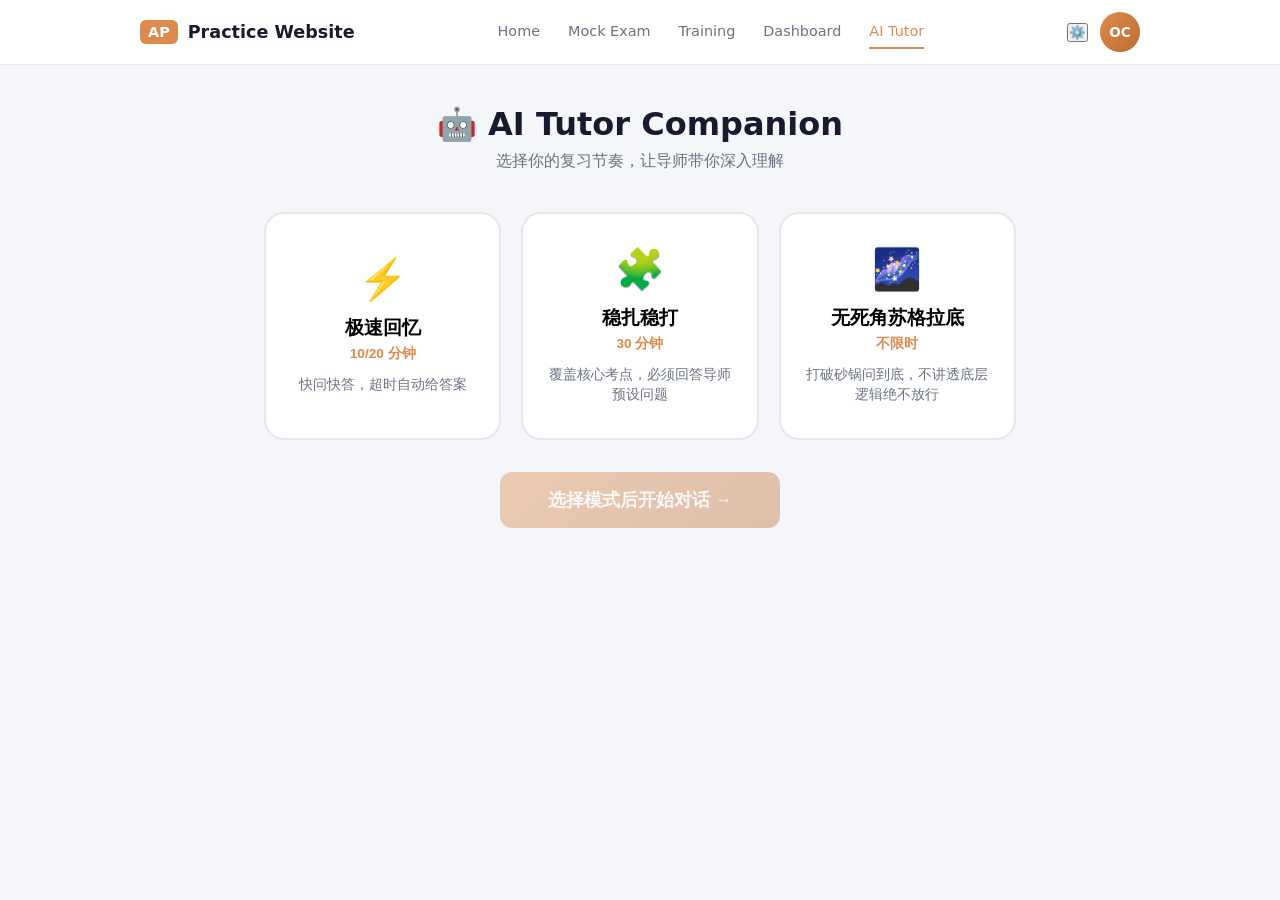
<file: ai-tutor/index.html>
<!DOCTYPE html>
<html lang="en">
<head>
  <meta charset="UTF-8">
  <meta name="viewport" content="width=device-width, initial-scale=1.0">
  <title>AI Tutor — AP Practice Website</title>
  <link rel="stylesheet" href="../components/global-nav.css">
  <link rel="stylesheet" href="css/ai-tutor.css">
  <link rel="stylesheet" href="../components/settings-modal.css">
</head>
<body>

<!-- Top Nav -->
<header class="topnav">
  <div class="topnav-inner">
    <a href="../exam/index.html" class="brand">
      <span class="brand-mark">AP</span>
      <span class="brand-title">Practice Website</span>
    </a>
    <nav class="nav-links">
      <a href="../exam/index.html">Home</a>
      <a href="../exam/index.html">Mock Exam</a>
      <a href="../training/index.html">Training</a>
      <a href="../dashboard/v2/index.html">Dashboard</a>
      <a class="active" href="#">AI Tutor</a>
    </nav>
    <div style="display:flex; gap:12px; align-items:center;">
      <button class="settings-trigger" onclick="openSettings()" title="模型配置">⚙️</button>
      <div class="user-avatar"><span class="avatar-text">OC</span></div>
    </div>
  </div>
</header>

<!-- Tutor Page -->
<main class="tutor-page">
  
  <!-- Mode Selection Panel -->
  <section class="mode-panel" id="mode-panel">
    <div class="mode-header">
      <h1>🤖 AI Tutor Companion</h1>
      <p class="mode-subtitle">选择你的复习节奏，让导师带你深入理解</p>
    </div>

    <div class="mode-grid">
      <button class="mode-card" data-mode="speed">
        <div class="mode-icon">⚡</div>
        <div class="mode-label">极速回忆</div>
        <div class="mode-time">10/20 分钟</div>
        <div class="mode-desc">快问快答，超时自动给答案</div>
      </button>
      <button class="mode-card" data-mode="steady">
        <div class="mode-icon">🧩</div>
        <div class="mode-label">稳扎稳打</div>
        <div class="mode-time">30 分钟</div>
        <div class="mode-desc">覆盖核心考点，必须回答导师预设问题</div>
      </button>
      <button class="mode-card" data-mode="socratic">
        <div class="mode-icon">🌌</div>
        <div class="mode-label">无死角苏格拉底</div>
        <div class="mode-time">不限时</div>
        <div class="mode-desc">打破砂锅问到底，不讲透底层逻辑绝不放行</div>
      </button>
    </div>

    <div class="mode-footer">
      <button class="start-tutor-btn" id="start-tutor-btn" disabled>选择模式后开始对话 →</button>
    </div>
  </section>

  <!-- Chat Interface -->
  <section class="chat-interface" id="chat-interface" style="display:none;">
    
    <div class="tutor-header">
      <div class="tutor-avatar">
        <div class="tutor-face">👩‍🏫</div>
        <div class="tutor-emotion" id="tutor-emotion">😐 中立</div>
      </div>
      <div class="tutor-info">
        <div class="tutor-name" id="tutor-name">明日香</div>
        <div class="tutor-role">你的 AP 微积分导师</div>
      </div>
      <div class="deep-logic-score">
        <div class="score-label">理解深度分</div>
        <div class="score-value" id="deep-logic-score">0</div>
        <div class="score-bar"><div class="score-fill" id="score-fill" style="width:0%"></div></div>
      </div>
      <button class="settings-trigger" onclick="openSettings()" title="模型配置">⚙️</button>
    </div>

    <div class="chat-history" id="chat-history"></div>

    <div class="input-panel">
      <button class="input-btn" id="voice-btn" title="语音输入">🎤</button>
      <input type="text" class="chat-input" id="chat-input" placeholder="输入你的回答...">
      <button class="input-btn" id="image-btn" title="传图解答">🖼️</button>
      <button class="send-btn" id="send-btn">发送 →</button>
    </div>
  </section>
</main>

<!-- Settings Modal -->
<div class="settings-overlay" id="settings-overlay" style="display:none;">
  <div class="settings-modal">
    <div class="settings-header">
      <h2>⚙️ 模型配置</h2>
      <button class="settings-close" id="settings-close">✕</button>
    </div>
    <div class="settings-body">
      <div class="settings-group">
        <label>Base URL <span class="hint">（支持中转站代理）</span></label>
        <input type="text" id="config-base-url" placeholder="https://api.openai.com/v1" spellcheck="false">
      </div>
      <div class="settings-group">
        <label>API Key <span class="hint">（密码隐藏）</span></label>
        <div class="key-input-wrapper">
          <input type="password" id="config-api-key" placeholder="sk-... 或 AIzaSy..." spellcheck="false">
          <button class="key-toggle" id="key-toggle">👁</button>
        </div>
      </div>
      <div class="settings-group">
        <label>Model ID</label>
        <input type="text" id="config-model-id" placeholder="gpt-4o / claude-3-5-sonnet / gemini-pro">
        <div class="hint">常用：gpt-4o, claude-3-5-sonnet-20240620, gemini-pro, deepseek-chat</div>
      </div>
      <div class="settings-group">
        <label>System Prompt <span class="hint">（AI 导师人格）</span></label>
        <textarea id="config-system-prompt" rows="6"></textarea>
      </div>
      <div class="settings-group">
        <label>快捷预设</label>
        <div class="preset-buttons">
          <button class="preset-btn" data-preset="gemini">🟢 Gemini</button>
          <button class="preset-btn" data-preset="openai">🔵 OpenAI</button>
          <button class="preset-btn" data-preset="claude">🟠 Claude</button>
          <button class="preset-btn" data-preset="deepseek">🟣 DeepSeek</button>
        </div>
      </div>
    </div>
    <div class="settings-footer">
      <button class="settings-btn secondary" id="settings-reset">恢复默认</button>
      <button class="settings-btn primary" id="settings-save">💾 保存配置</button>
    </div>
    <div class="settings-status" id="settings-status"></div>
  </div>
</div>

<!-- Scripts -->
<script src="../js/api-config.js"></script>
<script src="../components/settings-modal.js"></script>
<script src="js/llm-bridge.js"></script>
<script src="js/ai-tutor.js"></script>
<script src="../components/global-nav.js"></script>
</body>
</html>
</file>
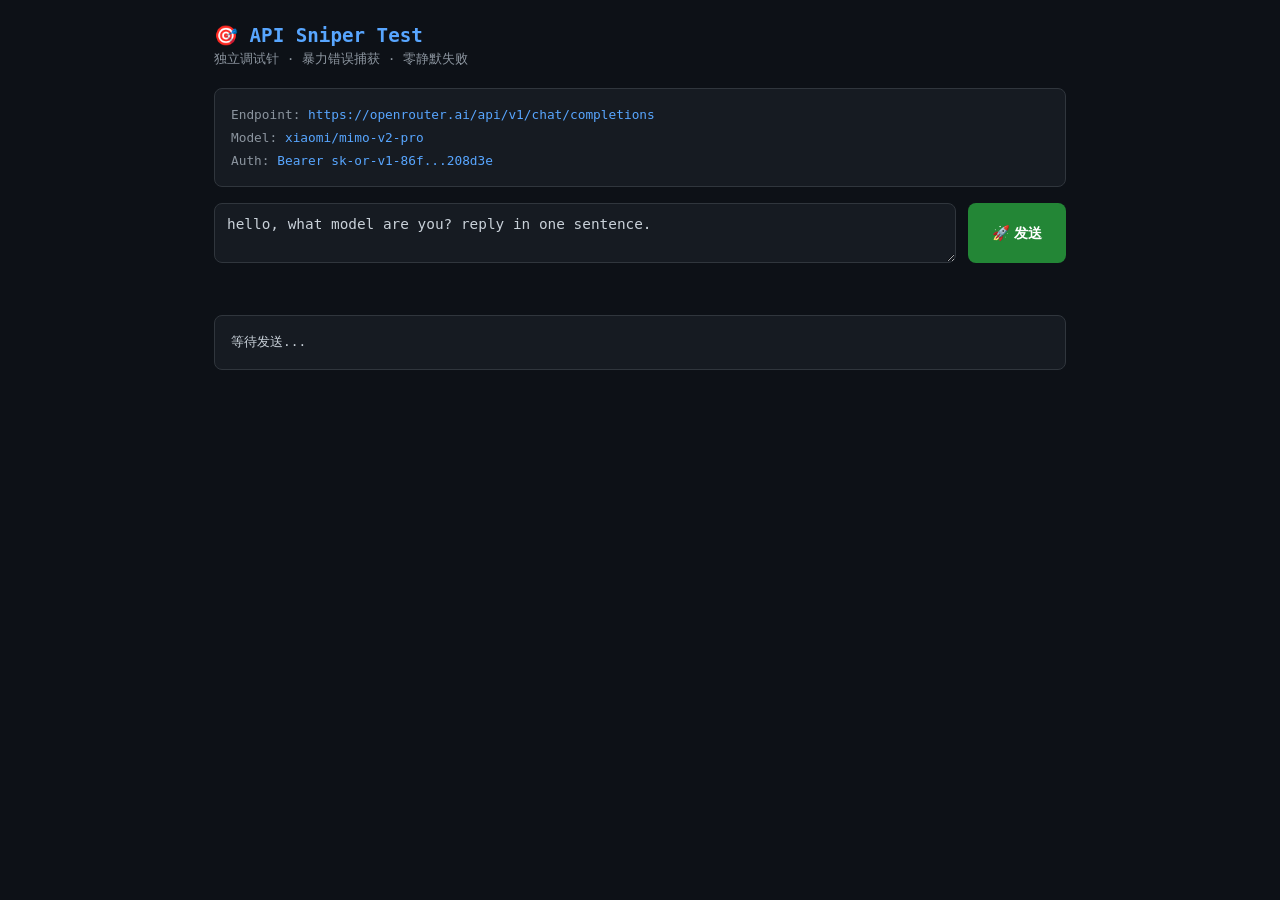
<file: api-test.html>
<!DOCTYPE html>
<html lang="zh-CN">
<head>
  <meta charset="UTF-8">
  <meta name="viewport" content="width=device-width, initial-scale=1.0">
  <title>API Sniper Test</title>
  <style>
    *{box-sizing:border-box;margin:0;padding:0}
    body{font-family:'SF Mono',Consolas,'PingFang SC',monospace;background:#0d1117;color:#c9d1d9;padding:24px;max-width:900px;margin:0 auto}
    h1{font-size:1.2rem;color:#58a6ff;margin-bottom:4px}
    .sub{font-size:0.8rem;color:#8b949e;margin-bottom:20px}
    .row{display:flex;gap:12px;margin-bottom:16px}
    textarea{flex:1;background:#161b22;border:1px solid #30363d;border-radius:8px;color:#c9d1d9;padding:12px;font-family:inherit;font-size:0.9rem;resize:vertical;min-height:60px;outline:none}
    textarea:focus{border-color:#58a6ff}
    button{background:#238636;color:#fff;border:none;border-radius:8px;padding:12px 24px;font-weight:700;font-size:0.9rem;cursor:pointer;transition:0.2s;white-space:nowrap}
    button:hover{background:#2ea043}
    button:disabled{opacity:0.5;cursor:wait}
    .config{background:#161b22;border:1px solid #30363d;border-radius:8px;padding:14px 16px;margin-bottom:16px;font-size:0.8rem;line-height:1.8}
    .config span{color:#58a6ff}
    .config .label{color:#8b949e}
    pre{background:#161b22;border:1px solid #30363d;border-radius:8px;padding:16px;font-size:0.8rem;line-height:1.6;overflow-x:auto;max-height:60vh;overflow-y:auto;white-space:pre-wrap;word-break:break-all}
    .tag{display:inline-block;padding:2px 8px;border-radius:4px;font-size:0.7rem;font-weight:700;margin-left:8px}
    .tag-ok{background:#238636;color:#fff}
    .tag-err{background:#da3633;color:#fff}
    .tag-cors{background:#d29922;color:#000}
    .timestamp{color:#484f58;font-size:0.7rem}
    #status{margin-bottom:12px;font-size:0.85rem;min-height:24px}
  </style>
</head>
<body>

<h1>🎯 API Sniper Test</h1>
<div class="sub">独立调试针 · 暴力错误捕获 · 零静默失败</div>

<!-- 当前配置 -->
<div class="config" id="configDisplay"></div>

<!-- 输入 -->
<div class="row">
  <textarea id="prompt" placeholder="输入测试问题，例如：hello, what model are you?">hello, what model are you? reply in one sentence.</textarea>
  <button id="btnSend" onclick="fire()">🚀 发送</button>
</div>

<!-- 状态 -->
<div id="status"></div>

<!-- 日志 -->
<pre id="log">等待发送...</pre>

<script>
// ============================================================
// 硬编码测试参数
// ============================================================
const CONFIG = {
  baseUrl: 'https://openrouter.ai/api/v1',
  apiKey:  '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',
  model:   'xiaomi/mimo-v2-pro'
};

const ENDPOINT = CONFIG.baseUrl + '/chat/completions';

// 显示配置
document.getElementById('configDisplay').innerHTML = `
  <span class="label">Endpoint:</span> <span>${ENDPOINT}</span><br>
  <span class="label">Model:</span>    <span>${CONFIG.model}</span><br>
  <span class="label">Auth:</span>     <span>Bearer ${CONFIG.apiKey.slice(0,12)}...${CONFIG.apiKey.slice(-6)}</span>
`;

// ============================================================
// 核心：暴力级错误捕获
// ============================================================
async function fire() {
  const btn   = document.getElementById('btnSend');
  const log   = document.getElementById('log');
  const stat  = document.getElementById('status');
  const prompt = document.getElementById('prompt').value.trim();

  if (!prompt) return;

  btn.disabled = true;
  btn.textContent = '⏳ 请求中...';
  log.textContent = '';
  stat.innerHTML = '⏳ 发送请求...';

  const payload = {
    model: CONFIG.model,
    messages: [
      { role: 'user', content: prompt }
    ],
    max_tokens: 256,
    temperature: 0.7
  };

  const fetchOpts = {
    method: 'POST',
    headers: {
      'Content-Type': 'application/json',
      'Authorization': `Bearer ${CONFIG.apiKey}`,
      // OpenRouter 推荐的额外 headers
      'HTTP-Referer': location.origin,
      'X-Title': 'AP-Sniper-Test'
    },
    body: JSON.stringify(payload)
  };

  // 打印请求详情
  const lines = [];
  lines.push(`[${ts()}] ▶ REQUEST`);
  lines.push(`  URL:    ${ENDPOINT}`);
  lines.push(`  Method: POST`);
  lines.push(`  Headers:`);
  lines.push(`    Content-Type:  application/json`);
  lines.push(`    Authorization: Bearer ${CONFIG.apiKey.slice(0,12)}...${CONFIG.apiKey.slice(-6)}`);
  lines.push(`    HTTP-Referer:  ${location.origin}`);
  lines.push(`    X-Title:       AP-Sniper-Test`);
  lines.push(`  Body:`);
  lines.push(JSON.stringify(payload, null, 2));
  lines.push('');
  log.textContent = lines.join('\n');

  try {
    const t0 = performance.now();
    const res = await fetch(ENDPOINT, fetchOpts);
    const elapsed = Math.round(performance.now() - t0);

    // ─── 打印响应头 ───
    lines.push(`[${ts()}] ◀ RESPONSE  (${elapsed}ms)`);
    lines.push(`  Status: ${res.status} ${res.statusText}`);
    lines.push(`  Headers:`);
    res.headers.forEach((v, k) => {
      lines.push(`    ${k}: ${v}`);
    });
    lines.push('');

    // ─── 读取 body ───
    const rawText = await res.text();
    lines.push(`  Raw Body (${rawText.length} chars):`);
    lines.push(`  ${rawText}`);
    lines.push('');

    // ─── 尝试 JSON 解析 ───
    let json = null;
    try {
      json = JSON.parse(rawText);
      lines.push(`  Parsed JSON:`);
      lines.push(JSON.stringify(json, null, 2));
    } catch (pe) {
      lines.push(`  ⚠ JSON parse failed: ${pe.message}`);
    }
    lines.push('');

    // ─── 判定结果 ───
    if (!res.ok) {
      // HTTP 错误
      const errMsg = json?.error?.message || json?.message || rawText.slice(0, 200);
      lines.push(`❌ HTTP ERROR ${res.status}: ${errMsg}`);
      stat.innerHTML = `<span class="tag tag-err">${res.status} ERROR</span> ${escapeHtml(errMsg)}`;
    } else if (json?.choices?.[0]?.message?.content) {
      // 成功
      const content = json.choices[0].message.content;
      lines.push(`✅ SUCCESS — AI reply:`);
      lines.push(content);
      stat.innerHTML = `<span class="tag tag-ok">200 OK</span> 模型回复已输出`;
    } else if (json?.error) {
      // API 业务错误
      const errMsg = json.error.message || JSON.stringify(json.error);
      lines.push(`❌ API ERROR: ${errMsg}`);
      stat.innerHTML = `<span class="tag tag-err">API ERROR</span> ${escapeHtml(errMsg)}`;
    } else {
      // 格式异常
      lines.push(`⚠ UNEXPECTED FORMAT — 无 choices.content`);
      stat.innerHTML = `<span class="tag tag-err">FORMAT</span> 响应格式异常`;
    }

  } catch (err) {
    // ─── 网络层错误（CORS / DNS / 超时等）───
    lines.push('');
    lines.push(`[${ts()}] 💥 NETWORK ERROR`);
    lines.push(`  Type:    ${err.name}`);
    lines.push(`  Message: ${err.message}`);

    if (err.message.includes('Failed to fetch') || err.message.includes('NetworkError')) {
      lines.push('');
      lines.push(`  🔍 诊断: 很可能是 CORS 跨域错误。`);
      lines.push(`  原因: 浏览器从 file:// 或本地域直接请求 openrouter.ai，`);
      lines.push(`        服务端未返回 Access-Control-Allow-Origin 头。`);
      lines.push('');
      lines.push(`  💡 解决方案:`);
      lines.push(`    1. 用本地服务器打开 (npx serve / python -m http.server)`);
      lines.push(`    2. 或者在 GitHub Pages 上测试（已部署的线上地址）`);
      lines.push(`    3. 或者用后端代理转发请求`);
      stat.innerHTML = `<span class="tag tag-cors">NETWORK</span> ${escapeHtml(err.message)}`;
    } else {
      stat.innerHTML = `<span class="tag tag-err">ERROR</span> ${escapeHtml(err.message)}`;
    }

    // 打印完整 stack
    if (err.stack) {
      lines.push('');
      lines.push(`  Stack:`);
      lines.push(err.stack);
    }
  }

  lines.push('');
  lines.push(`${'─'.repeat(60)}`);
  log.textContent = lines.join('\n');

  btn.disabled = false;
  btn.textContent = '🚀 发送';
}

// ============================================================
// Helpers
// ============================================================
function ts() {
  const d = new Date();
  return d.toTimeString().slice(0,8) + '.' + String(d.getMilliseconds()).padStart(3,'0');
}

function escapeHtml(s) {
  const d = document.createElement('div');
  d.textContent = s;
  return d.innerHTML;
}

// 快捷键 Ctrl+Enter
document.getElementById('prompt').addEventListener('keydown', (e) => {
  if (e.key === 'Enter' && (e.ctrlKey || e.metaKey)) fire();
});
</script>

</body>
</html>
</file>
<file: components/global-nav.css>
/* Global Navigation - CSS */

:root {
  --gn-bg: #ffffff;
  --gn-border: #e5e7eb;
  --gn-ink: #1a1a2e;
  --gn-muted: #6b7280;
  --gn-accent: #de8a4c;
  --gn-blue: #3b82f6;
  --gn-font: "Segoe UI", "PingFang SC", "Microsoft YaHei", system-ui, sans-serif;
}

.global-nav {
  background: var(--gn-bg);
  border-bottom: 1px solid var(--gn-border);
  position: sticky;
  top: 0;
  z-index: 1000;
  padding: 0 24px;
}

.global-nav-inner {
  max-width: 1400px;
  margin: 0 auto;
  display: flex;
  align-items: center;
  justify-content: space-between;
  height: 64px;
}

.gn-brand {
  display: flex;
  align-items: center;
  gap: 10px;
  text-decoration: none;
  color: var(--gn-ink);
}

.gn-brand-mark {
  background: var(--gn-accent);
  color: #fff;
  font-weight: 800;
  font-size: 0.9rem;
  padding: 4px 8px;
  border-radius: 6px;
}

.gn-brand-title {
  font-weight: 700;
  font-size: 1.1rem;
}

.gn-brand-sub {
  font-size: 0.75rem;
  color: var(--gn-muted);
  display: none;
}

@media (min-width: 900px) {
  .gn-brand-sub { display: block; }
}

.gn-links {
  display: flex;
  gap: 24px;
}

.gn-link {
  text-decoration: none;
  color: var(--gn-muted);
  font-weight: 500;
  font-size: 0.9rem;
  padding: 8px 0;
  border-bottom: 2px solid transparent;
  transition: 0.2s;
  display: flex;
  align-items: center;
  gap: 6px;
}

.gn-link:hover { color: var(--gn-ink); }
.gn-link.active { color: var(--gn-accent); border-bottom-color: var(--gn-accent); }
.gn-link-icon { font-size: 1rem; }

.gn-right {
  display: flex;
  align-items: center;
  gap: 12px;
}

.gn-settings-btn {
  padding: 8px 12px;
  border: 1px solid var(--gn-border);
  border-radius: 8px;
  background: #fff;
  font-size: 1.1rem;
  cursor: pointer;
  transition: 0.2s;
}

.gn-settings-btn:hover { background: #f3f4f6; transform: rotate(30deg); }

.gn-avatar {
  width: 40px;
  height: 40px;
  border-radius: 50%;
  background: linear-gradient(135deg, var(--gn-accent), #bf6d34);
  display: flex;
  align-items: center;
  justify-content: center;
  color: #fff;
  font-weight: 700;
  font-size: 0.85rem;
}

/* Mobile hamburger */
.gn-hamburger {
  display: none;
  background: none;
  border: none;
  font-size: 1.5rem;
  cursor: pointer;
  padding: 8px;
}

@media (max-width: 768px) {
  .gn-links { display: none; }
  .gn-hamburger { display: block; }
  
  .gn-links.open {
    display: flex;
    flex-direction: column;
    position: absolute;
    top: 64px;
    left: 0;
    right: 0;
    background: #fff;
    border-bottom: 1px solid var(--gn-border);
    padding: 16px 24px;
    gap: 16px;
    box-shadow: 0 8px 20px rgba(0,0,0,0.1);
  }
}
</file>
<file: ai-tutor/css/ai-tutor.css>
/* AI Tutor - CSS */

:root {
  --bg: #f5f6fa;
  --panel: #ffffff;
  --ink: #1a1a2e;
  --muted: #6b7280;
  --line: #e5e7eb;
  --accent: #de8a4c;
  --accent-strong: #bf6d34;
  --blue: #3b82f6;
  --green: #22c55e;
  --red: #ef4444;
  --yellow: #f59e0b;
  --purple: #8b5cf6;
  --font: "Segoe UI", "PingFang SC", "Microsoft YaHei", system-ui, sans-serif;
}

* { box-sizing: border-box; margin: 0; padding: 0; }

body {
  font-family: var(--font);
  background: var(--bg);
  color: var(--ink);
  min-height: 100vh;
}

/* ========== Top Nav ========== */
.topnav {
  background: var(--panel);
  border-bottom: 1px solid var(--line);
  padding: 0 24px;
  position: sticky;
  top: 0;
  z-index: 100;
}

.topnav-inner {
  max-width: 1000px;
  margin: 0 auto;
  display: flex;
  align-items: center;
  justify-content: space-between;
  height: 64px;
}

.brand {
  display: flex;
  align-items: center;
  gap: 10px;
  text-decoration: none;
  color: var(--ink);
}

.brand-mark {
  background: var(--accent);
  color: #fff;
  font-weight: 800;
  font-size: 0.9rem;
  padding: 4px 8px;
  border-radius: 6px;
}

.brand-title { font-weight: 700; font-size: 1.1rem; }

.nav-links { display: flex; gap: 28px; }

.nav-links a {
  text-decoration: none;
  color: var(--muted);
  font-weight: 500;
  font-size: 0.9rem;
  padding: 8px 0;
  border-bottom: 2px solid transparent;
  transition: all 0.2s;
}

.nav-links a:hover { color: var(--ink); }
.nav-links a.active { color: var(--accent); border-bottom-color: var(--accent); }

.user-avatar {
  width: 40px; height: 40px; border-radius: 50%;
  background: linear-gradient(135deg, var(--accent), var(--accent-strong));
  display: flex; align-items: center; justify-content: center;
}

.avatar-text { color: #fff; font-weight: 700; font-size: 0.85rem; }

/* ========== Tutor Page ========== */
.tutor-page {
  max-width: 800px;
  margin: 0 auto;
  padding: 40px 24px;
}

/* ========== Mode Selection ========== */
.mode-header {
  text-align: center;
  margin-bottom: 40px;
}

.mode-header h1 { font-size: 2rem; margin-bottom: 8px; }
.mode-subtitle { color: var(--muted); font-size: 1rem; }

.mode-grid {
  display: grid;
  grid-template-columns: repeat(3, 1fr);
  gap: 20px;
  margin-bottom: 32px;
}

.mode-card {
  padding: 32px 20px;
  border: 2px solid var(--line);
  border-radius: 20px;
  background: var(--panel);
  cursor: pointer;
  transition: all 0.3s;
  text-align: center;
}

.mode-card:hover {
  border-color: var(--blue);
  transform: translateY(-4px);
  box-shadow: 0 12px 30px rgba(0,0,0,0.08);
}

.mode-card.selected {
  border-color: var(--accent);
  background: #fff7ed;
  box-shadow: 0 0 0 4px rgba(222, 138, 76, 0.15);
}

.mode-icon { font-size: 2.5rem; margin-bottom: 12px; }
.mode-label { font-weight: 800; font-size: 1.2rem; margin-bottom: 4px; }
.mode-time { font-size: 0.85rem; color: var(--accent); font-weight: 600; margin-bottom: 12px; }
.mode-desc { font-size: 0.85rem; color: var(--muted); line-height: 1.5; }

.mode-footer { text-align: center; }

.start-tutor-btn {
  padding: 16px 48px;
  background: linear-gradient(135deg, var(--accent), var(--accent-strong));
  color: #fff;
  border: none;
  border-radius: 12px;
  font-size: 1.1rem;
  font-weight: 700;
  cursor: pointer;
  transition: all 0.2s;
}

.start-tutor-btn:hover { transform: translateY(-1px); box-shadow: 0 8px 20px rgba(222,138,76,0.3); }
.start-tutor-btn:disabled { opacity: 0.4; cursor: not-allowed; transform: none; }

/* ========== Chat Interface ========== */
.chat-interface {
  background: var(--panel);
  border-radius: 20px;
  box-shadow: 0 4px 20px rgba(0,0,0,0.04);
  overflow: hidden;
  display: flex;
  flex-direction: column;
  height: calc(100vh - 180px);
}

/* ========== Tutor Header ========== */
.tutor-header {
  display: flex;
  align-items: center;
  gap: 16px;
  padding: 16px 20px;
  border-bottom: 1px solid var(--line);
  background: #fafafa;
}

.tutor-avatar {
  position: relative;
  flex-shrink: 0;
}

.tutor-face {
  width: 56px;
  height: 56px;
  border-radius: 50%;
  background: linear-gradient(135deg, #fce7f3, #fbcfe8);
  display: flex;
  align-items: center;
  justify-content: center;
  font-size: 1.8rem;
  border: 3px solid #f9a8d4;
}

.tutor-emotion {
  position: absolute;
  bottom: -8px;
  left: 50%;
  transform: translateX(-50%);
  background: var(--panel);
  border: 1px solid var(--line);
  padding: 2px 8px;
  border-radius: 10px;
  font-size: 0.7rem;
  white-space: nowrap;
  transition: all 0.3s;
}

.tutor-info { flex: 1; }

.tutor-name {
  font-weight: 700;
  font-size: 1.1rem;
}

.tutor-role {
  font-size: 0.8rem;
  color: var(--muted);
}

.deep-logic-score {
  text-align: right;
  min-width: 100px;
}

.score-label {
  font-size: 0.7rem;
  color: var(--muted);
  margin-bottom: 2px;
}

.score-value {
  font-weight: 800;
  font-size: 1.5rem;
  color: var(--accent);
}

.score-bar {
  height: 4px;
  background: #f3f4f6;
  border-radius: 2px;
  overflow: hidden;
  margin-top: 4px;
}

.score-fill {
  height: 100%;
  background: linear-gradient(90deg, var(--accent), var(--yellow));
  border-radius: 2px;
  transition: width 0.5s ease;
}

.mode-switch-btn {
  padding: 8px 12px;
  border: 1px solid var(--line);
  border-radius: 8px;
  background: var(--panel);
  font-size: 0.8rem;
  cursor: pointer;
  transition: all 0.2s;
}

.mode-switch-btn:hover { background: #f3f4f6; }

/* ========== Chat History ========== */
.chat-history {
  flex: 1;
  overflow-y: auto;
  padding: 24px;
  display: flex;
  flex-direction: column;
  gap: 16px;
  background: #fafafa;
}

/* Message Bubbles */
.message {
  max-width: 75%;
  display: flex;
  flex-direction: column;
}

.message.tutor {
  align-self: flex-start;
}

.message.user {
  align-self: flex-end;
}

.bubble {
  padding: 14px 18px;
  border-radius: 18px;
  font-size: 0.95rem;
  line-height: 1.6;
  animation: bubbleIn 0.3s ease;
}

@keyframes bubbleIn {
  from { opacity: 0; transform: translateY(8px) scale(0.95); }
  to { opacity: 1; transform: translateY(0) scale(1); }
}

.message.tutor .bubble {
  background: var(--panel);
  border: 1px solid var(--line);
  border-bottom-left-radius: 4px;
  color: var(--ink);
}

.message.user .bubble {
  background: linear-gradient(135deg, var(--blue), #2563eb);
  color: #fff;
  border-bottom-right-radius: 4px;
}

.message-sender {
  font-size: 0.7rem;
  color: var(--muted);
  margin-bottom: 4px;
  font-weight: 600;
}

.message.user .message-sender {
  text-align: right;
  color: rgba(255,255,255,0.7);
}

/* ========== Input Panel ========== */
.input-panel {
  display: flex;
  align-items: center;
  gap: 12px;
  padding: 16px 20px;
  border-top: 1px solid var(--line);
  background: var(--panel);
}

.chat-input {
  flex: 1;
  padding: 12px 16px;
  border: 2px solid var(--line);
  border-radius: 12px;
  font-family: var(--font);
  font-size: 0.95rem;
  outline: none;
  transition: border-color 0.2s;
}

.chat-input:focus {
  border-color: var(--blue);
}

.input-btn {
  width: 44px;
  height: 44px;
  border: 1px solid var(--line);
  border-radius: 12px;
  background: var(--panel);
  font-size: 1.2rem;
  cursor: pointer;
  transition: all 0.2s;
  display: flex;
  align-items: center;
  justify-content: center;
}

.input-btn:hover {
  background: #f3f4f6;
  border-color: var(--blue);
}

.send-btn {
  padding: 12px 20px;
  background: var(--accent);
  color: #fff;
  border: none;
  border-radius: 12px;
  font-weight: 700;
  font-size: 0.9rem;
  cursor: pointer;
  transition: all 0.2s;
}

.send-btn:hover {
  background: var(--accent-strong);
  transform: translateY(-1px);
}

/* ========== Modal ========== */
.modal-overlay {
  position: fixed;
  top: 0; left: 0; right: 0; bottom: 0;
  background: rgba(0,0,0,0.4);
  display: flex;
  align-items: center;
  justify-content: center;
  z-index: 200;
}

.modal {
  background: var(--panel);
  border-radius: 20px;
  padding: 32px;
  max-width: 400px;
  width: 90%;
  box-shadow: 0 20px 60px rgba(0,0,0,0.15);
}

.modal h2 {
  margin-bottom: 24px;
  text-align: center;
}

.mode-mini-grid {
  display: flex;
  gap: 12px;
  margin-bottom: 24px;
}

.mode-mini-card {
  flex: 1;
  padding: 16px 12px;
  border: 2px solid var(--line);
  border-radius: 12px;
  background: var(--panel);
  cursor: pointer;
  text-align: center;
  font-size: 0.85rem;
  font-weight: 600;
  transition: all 0.2s;
}

.mode-mini-card:hover {
  border-color: var(--blue);
  background: #eff6ff;
}

.mode-mini-card.selected {
  border-color: var(--accent);
  background: #fff7ed;
}

.mode-mini-icon {
  display: block;
  font-size: 1.5rem;
  margin-bottom: 8px;
}

.modal-close {
  width: 100%;
  padding: 12px;
  background: #f3f4f6;
  border: none;
  border-radius: 10px;
  font-size: 0.9rem;
  cursor: pointer;
  color: var(--muted);
}

/* ========== Responsive ========== */
@media (max-width: 640px) {
  .mode-grid { grid-template-columns: 1fr; }
  .tutor-header { flex-wrap: wrap; }
  .deep-logic-score { width: 100%; text-align: left; }
}
</file>
<file: components/settings-modal.css>
/* Settings Modal - CSS */

.settings-overlay {
  position: fixed;
  top: 0; left: 0; right: 0; bottom: 0;
  background: rgba(0,0,0,0.5);
  display: flex;
  align-items: center;
  justify-content: center;
  z-index: 300;
  backdrop-filter: blur(4px);
}

.settings-modal {
  background: #fff;
  border-radius: 20px;
  width: 90%;
  max-width: 560px;
  max-height: 90vh;
  overflow-y: auto;
  box-shadow: 0 20px 60px rgba(0,0,0,0.2);
  animation: modalIn 0.3s ease;
}

@keyframes modalIn {
  from { opacity: 0; transform: scale(0.95) translateY(10px); }
  to { opacity: 1; transform: scale(1) translateY(0); }
}

.settings-header {
  display: flex;
  justify-content: space-between;
  align-items: center;
  padding: 24px 24px 16px;
  border-bottom: 1px solid #e5e7eb;
}

.settings-header h2 {
  font-size: 1.2rem;
  margin: 0;
}

.settings-close {
  width: 36px;
  height: 36px;
  border-radius: 50%;
  border: 1px solid #e5e7eb;
  background: #fff;
  font-size: 1.1rem;
  cursor: pointer;
  transition: all 0.2s;
}

.settings-close:hover {
  background: #f3f4f6;
  border-color: #ef4444;
  color: #ef4444;
}

.settings-body {
  padding: 24px;
  display: flex;
  flex-direction: column;
  gap: 20px;
}

.settings-group {
  display: flex;
  flex-direction: column;
  gap: 6px;
}

.settings-group label {
  font-weight: 600;
  font-size: 0.9rem;
  color: #1a1a2e;
}

.settings-group .hint {
  font-size: 0.8rem;
  color: #6b7280;
  font-weight: 400;
}

.settings-group input[type="text"],
.settings-group input[type="password"] {
  padding: 12px 16px;
  border: 2px solid #e5e7eb;
  border-radius: 10px;
  font-family: 'SF Mono', 'Consolas', monospace;
  font-size: 0.9rem;
  transition: border-color 0.2s;
  outline: none;
}

.settings-group input:focus {
  border-color: #3b82f6;
}

.settings-group textarea {
  padding: 12px 16px;
  border: 2px solid #e5e7eb;
  border-radius: 10px;
  font-family: inherit;
  font-size: 0.9rem;
  resize: vertical;
  min-height: 120px;
  transition: border-color 0.2s;
  outline: none;
}

.settings-group textarea:focus {
  border-color: #3b82f6;
}

.key-input-wrapper {
  display: flex;
  gap: 8px;
}

.key-input-wrapper input {
  flex: 1;
}

.key-toggle {
  padding: 12px;
  border: 2px solid #e5e7eb;
  border-radius: 10px;
  background: #fff;
  cursor: pointer;
  font-size: 1.1rem;
  transition: all 0.2s;
}

.key-toggle:hover {
  background: #f3f4f6;
}

.preset-buttons {
  display: flex;
  gap: 8px;
  flex-wrap: wrap;
}

.preset-btn {
  padding: 8px 16px;
  border: 2px solid #e5e7eb;
  border-radius: 8px;
  background: #fff;
  font-size: 0.85rem;
  font-weight: 600;
  cursor: pointer;
  transition: all 0.2s;
}

.preset-btn:hover {
  border-color: #3b82f6;
  background: #eff6ff;
}

.settings-footer {
  display: flex;
  justify-content: flex-end;
  gap: 12px;
  padding: 16px 24px;
  border-top: 1px solid #e5e7eb;
}

.settings-btn {
  padding: 12px 24px;
  border-radius: 10px;
  font-weight: 600;
  font-size: 0.95rem;
  cursor: pointer;
  transition: all 0.2s;
  border: none;
}

.settings-btn.primary {
  background: #de8a4c;
  color: #fff;
}

.settings-btn.primary:hover {
  background: #bf6d34;
}

.settings-btn.secondary {
  background: #f3f4f6;
  color: #6b7280;
}

.settings-btn.secondary:hover {
  background: #e5e7eb;
}

.settings-status {
  text-align: center;
  padding: 8px 24px 16px;
  font-size: 0.85rem;
  color: #22c55e;
  font-weight: 600;
  opacity: 0;
  transition: opacity 0.3s;
}

.settings-status.show {
  opacity: 1;
}
</file>
